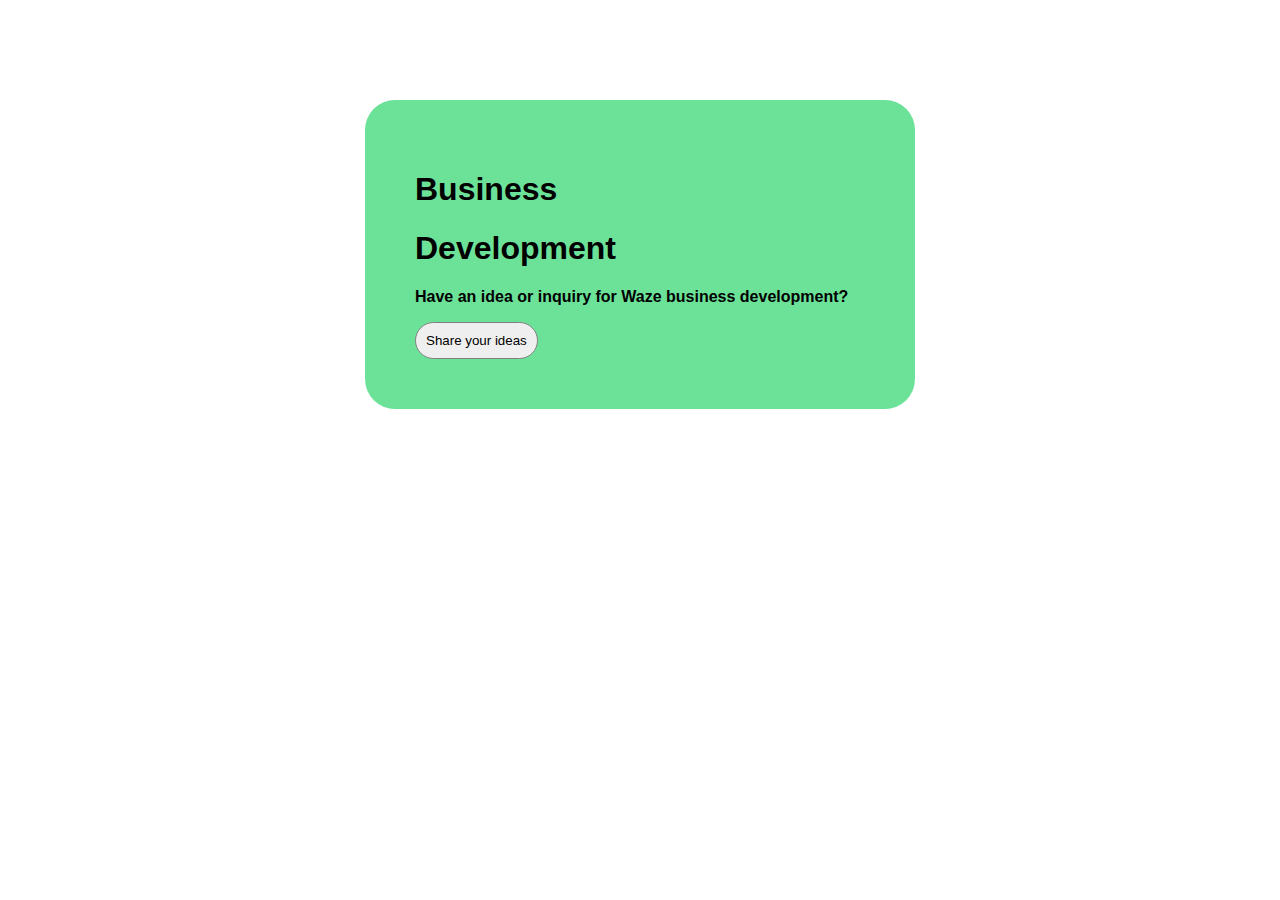
<file: assignment 1 day 1/index.html>
<!DOCTYPE html>
<html lang="en">
<head>
    <meta charset="UTF-8">
    <meta name="viewport" content="width=device-width, initial-scale=1.0">
    <link rel="stylesheet" href="style.css">
    <title>Document</title>

</head>
<body>
    <div class="main-area">
        <h1>Business</h1>
        <h1>Development</h1>
        <p>Have an idea or inquiry for Waze business development?</p>
        <button class="btn">Share your ideas</button>
    </div>
</body>
</html>
</file>
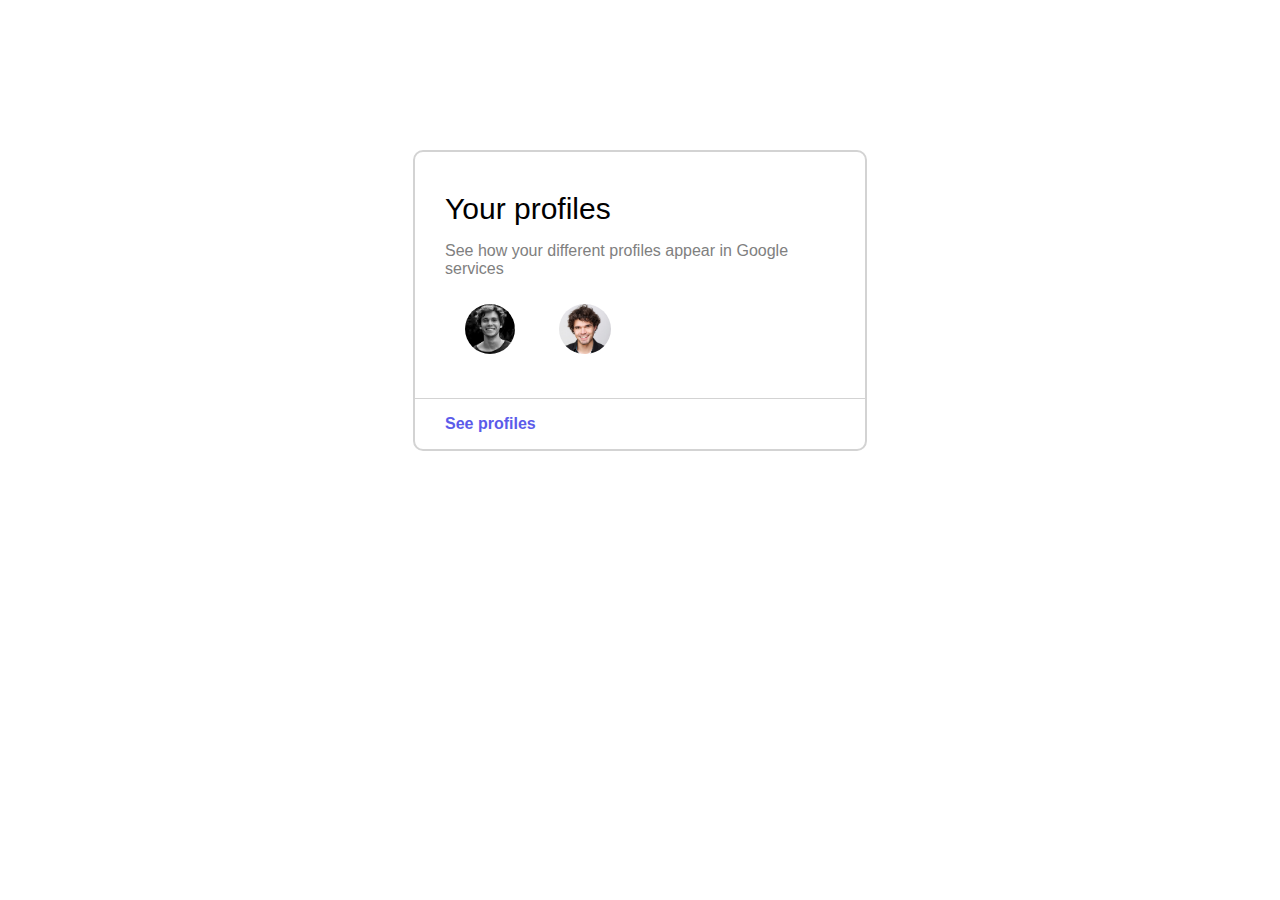
<file: assignment 2 day 1/index.html>
<!DOCTYPE html>
<html lang="en">
<head>
    <meta charset="UTF-8">
    <meta name="viewport" content="width=device-width, initial-scale=1.0">
    <link rel="stylesheet" href="style.css">
    <title>Document</title>
</head>
<body>
    <div class="profile">
        <div class="main-section padding">
            <p id="profile-tag">Your profiles</p>
            <p style="color: gray;">See how your different profiles appear in Google services</p>
            <img src="images/img (9).webp" alt="" class="img">
            <img src="images/Smiling-Man-4.jpg" alt="" class="img">
        </div>
        <div class="all-profiles">
            <p>See profiles</p>
        </div>
    </div>
</body>
</html>
</file>
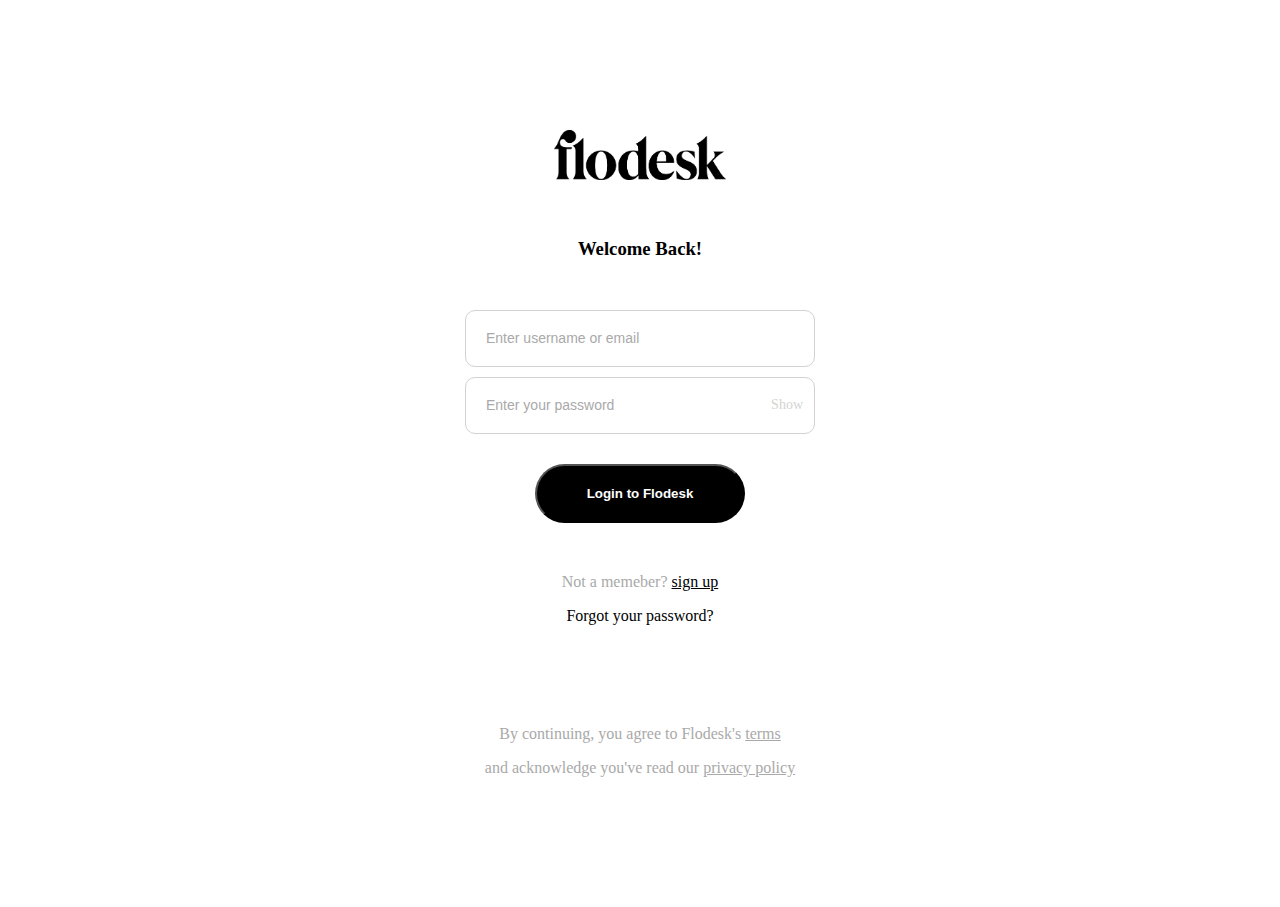
<file: assignment 4 day 1/index.html>
<!DOCTYPE html>
<html lang="en">
<head>
    <meta charset="UTF-8">
    <meta name="viewport" content="width=device-width, initial-scale=1.0">
    <link rel="stylesheet" href="style.css">
    <title>Document</title>
</head>
<body>
    <div class="login center">
        <img src="Flodesk_2020.png" alt="" class="logo">
        <h3 style="margin-bottom: 50px;">Welcome Back!</h3>
        
        <input type="text"  class="input" name="" id="" placeholder="Enter username or email">
        <div class="password-container">
            <input type="password" class="input" placeholder="Enter your password">
            <span class="show-password">Show</span>
        </div>
        
        <button class="login-btn">Login to Flodesk</button>

        <div id="additional-details">
            <p class="grey">Not a memeber? <span class="black"><u>sign up</u></span></p>
           <p class="black">Forgot your password?</p>
        </div>

        <div class="terms grey">
            <p>By continuing, you agree to Flodesk's <span><u>terms</u></span></p>
            <p>and acknowledge you've read our <span><u>privacy policy</u></span></p>
        </div>

    </div>
</body>
</html>
</file>
<file: assignment 1 day 1/style.css>
.main-area{
    width: 450px;
    margin: 100px auto;
    background-color: #6CE299;
    padding: 50px;
    border-radius: 30px;
    font-family: 'Segoe UI', Tahoma, Geneva, Verdana, sans-serif;
}
.main-area p{
    width: 100%;
    font-weight: 600;
}
.btn{
    padding: 10px;
    border-radius: 20px;
    border: 1px solid gray;
    transition: background-color 0.3s ease,color 0.3s ease;
}
.btn:hover{
    background-color: black;
    color:white
}
</file>
<file: assignment 2 day 1/style.css>
.profile{
    width: 450px;
    margin: 150px auto;
    border: 2px solid lightgray;
    font-family: 'Segoe UI', Tahoma, Geneva, Verdana, sans-serif;
    border-radius: 10px;
    
}

#profile-tag{
    font-size: 30px;
    font-weight: 400;
    margin-bottom: 10px;
    margin-top: 10px;
}

.img{
    height: 50px;
    margin: 10px 20px;
    border-radius: 50%;
}
.padding{
    padding: 30px;
}
.all-profiles{
    border-top: 1px solid lightgray;
    


}
.all-profiles p{
    margin-left: 30px;
    font-weight: 600;
    color: rgb(91, 91, 234);
}
</file>
<file: assignment 4 day 1/style.css>
.center{
    text-align: center;
}
.login{
    width: 350px;
    margin: 130px auto;
    
    
}
.input{
    width: 100%;
    box-sizing: border-box;
    margin-bottom: 10px;
    padding: 20px;
    border-radius: 10px;
    border: 1px solid rgb(211, 209, 209);
}
.input::placeholder{
    color: darkgray;
    font-family: 'Segoe UI', Tahoma, Geneva, Verdana, sans-serif;
    font-weight: 500;
    font-size: 14px;
}

.logo{
    height: 50px;
    margin-bottom: 35px;
}
.login-btn{
    margin-top: 20px;
    width: 60%;
    background-color: black;
    color: white;
    padding: 20px;
    border-radius: 30px;
    transition: background-color 0.3s ease,color 0.3s ease;
    font-weight: bold;
}
.login-btn:hover{
    background-color: white;
    color: black;
    
}
.password-container {
    position: relative;
    
}



.show-password {
    position: absolute;
    top:30%;
    right: 12px; 
    color: lightgray;
    font-size: 14px;
    cursor: pointer;
}

#additional-details{
margin-top: 50px;
}

.grey{
    color: darkgray;
}
.black{
    color: black;
}
.terms{
    margin-top: 100px;
}
</file>
